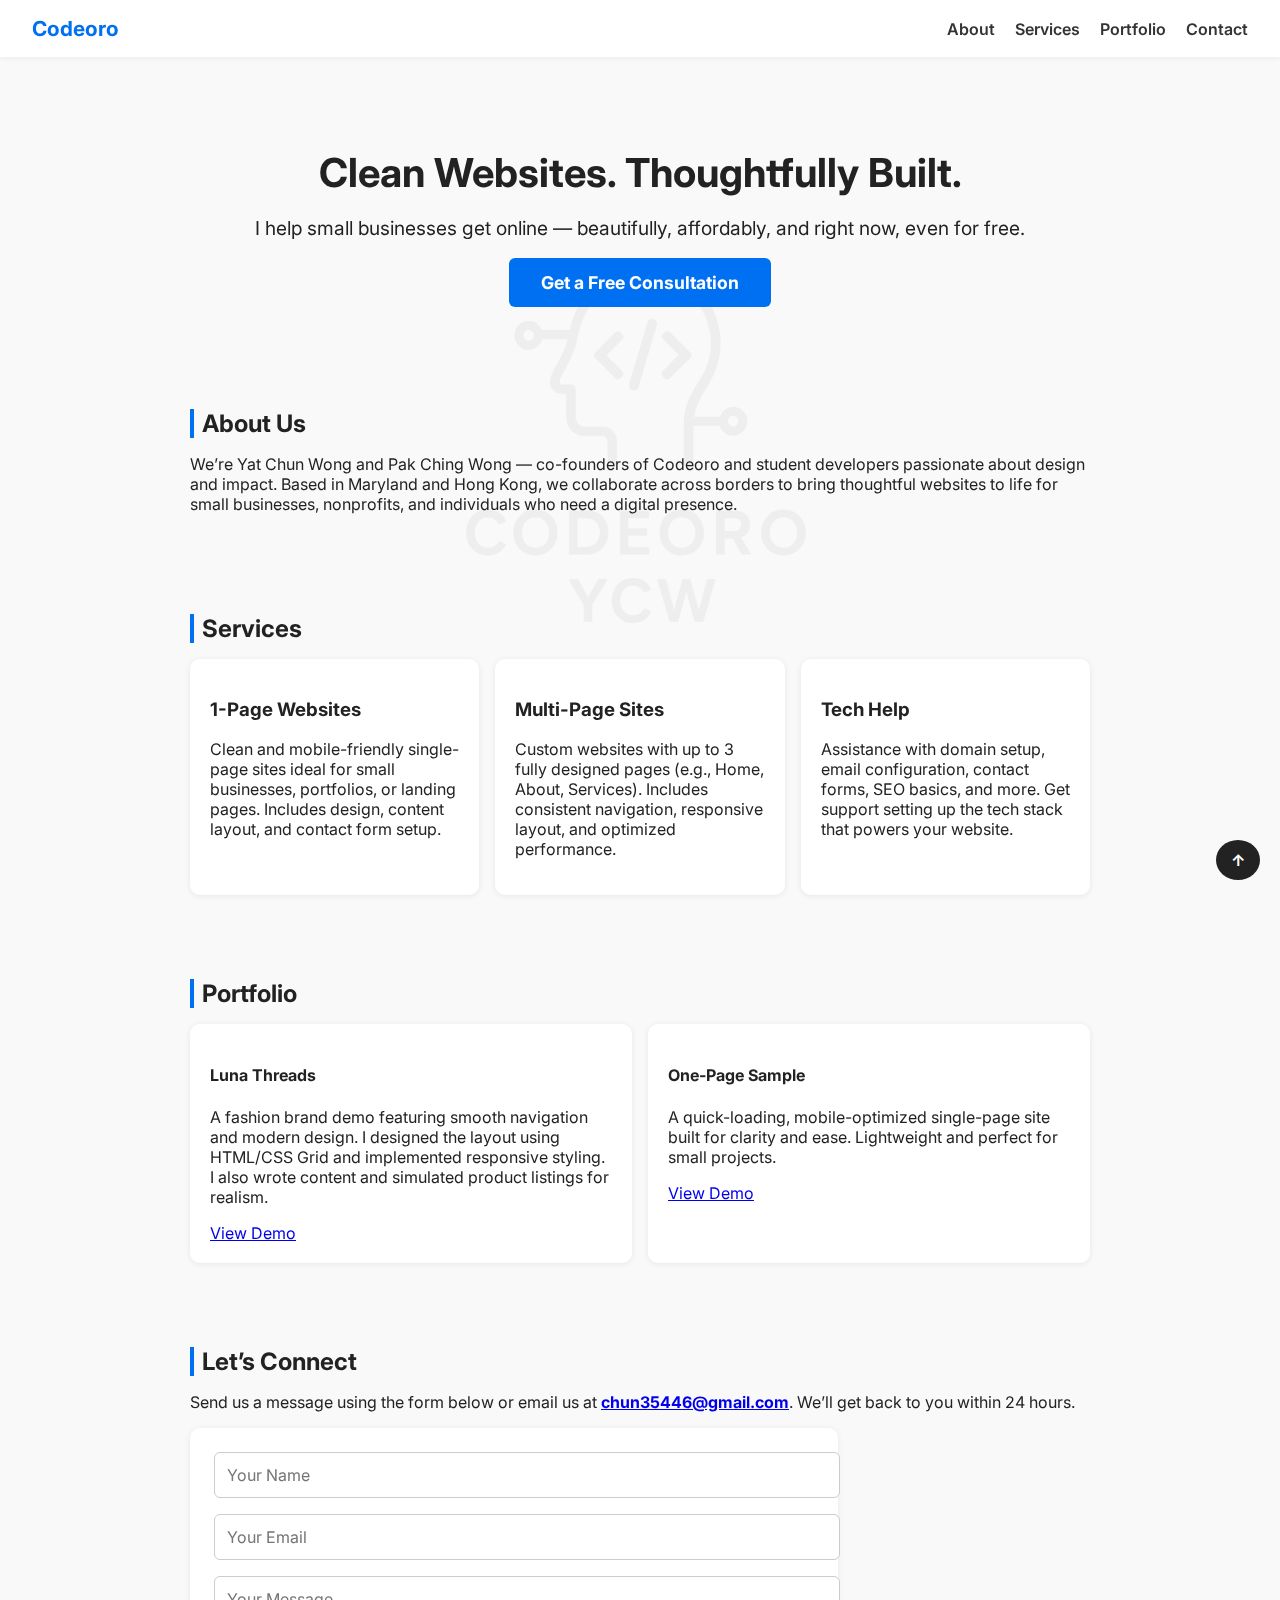
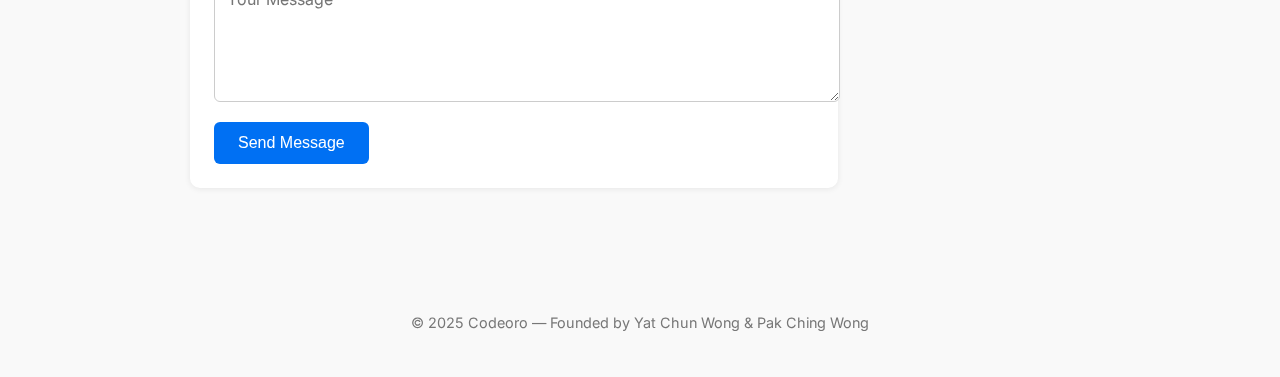
<file: index.html>
<!DOCTYPE html>
<html lang="en">
<head>
  <meta charset="UTF-8" />
  <meta name="viewport" content="width=device-width, initial-scale=1.0" />
  <title>Codeoro | Simple Website & Tech Support</title>
  <meta name="description" content="Codeoro offers simple websites and tech help for small businesses and organizations." />
  <meta name="keywords" content="Codeoro, web design, tech help, GitHub Pages, small business websites" />
  <meta name="author" content="Codeoro Team" />

  <meta property="og:title" content="Codeoro | Simple Website & Tech Help" />
  <meta property="og:description" content="Affordable and effective website solutions for small businesses." />
  <meta property="og:image" content="https://codeoro-ycw.github.io/codeoro-logo.png" />
  <meta property="og:url" content="https://codeoro-ycw.github.io/" />
  <meta name="twitter:card" content="summary_large_image" />

  <link rel="icon" type="image/png" href="favicon-16x16.png" sizes="16x16" />
  <link rel="shortcut icon" href="favicon-16x16.png" type="image/png" />

  <link rel="stylesheet" href="https://fonts.googleapis.com/css2?family=Inter:wght@400;600&display=swap" />
  <style>
    * { scroll-behavior: smooth; }
    body {
      font-family: 'Inter', sans-serif;
      margin: 0;
      padding: 0;
      color: #222;
      background: #f9f9f9;
    }
    .background-overlay {
      position: fixed;
      top: 0;
      left: 0;
      width: 100%;
      height: 100%;
      background: url('codeoro-logo.png') no-repeat center center;
      background-size: 500px;
      opacity: 0.05;
      z-index: 0;
    }
    .content {
      position: relative;
      z-index: 1;
    }
    header, section, footer {
      padding: 2rem;
      max-width: 900px;
      margin: auto;
    }
    nav {
      position: sticky;
      top: 0;
      background: #ffffff;
      display: flex;
      justify-content: space-between;
      align-items: center;
      padding: 1rem 2rem;
      box-shadow: 0 2px 5px rgba(0,0,0,0.05);
      z-index: 2;
    }
    nav a {
      text-decoration: none;
      color: #333;
      margin-left: 1rem;
      font-weight: 600;
    }
    .hero {
      text-align: center;
      padding: 4rem 2rem;
    }
    .hero h1 {
      font-size: 2.5rem;
      margin-bottom: 1rem;
    }
    .hero p {
      font-size: 1.2rem;
      margin-bottom: 2rem;
    }
    .cta-btn {
      padding: 0.9rem 2rem;
      background: #0070f3;
      color: white;
      border: none;
      font-size: 1.1rem;
      border-radius: 6px;
      cursor: pointer;
      text-decoration: none;
      font-weight: bold;
    }
    .section-title {
      font-size: 1.5rem;
      margin-bottom: 1rem;
      border-left: 4px solid #0070f3;
      padding-left: 0.5rem;
    }
    .services, .portfolio {
      display: grid;
      grid-template-columns: repeat(auto-fit, minmax(250px, 1fr));
      gap: 1rem;
    }
    .card {
      background: white;
      padding: 1.25rem;
      border-radius: 10px;
      box-shadow: 0 1px 6px rgba(0,0,0,0.08);
    }
    .contact-form {
      background: white;
      padding: 1.5rem;
      border-radius: 10px;
      box-shadow: 0 1px 6px rgba(0,0,0,0.08);
      max-width: 600px;
      margin-top: 1rem;
    }
    .contact-form input, .contact-form textarea {
      width: 100%;
      padding: 0.75rem;
      margin-bottom: 1rem;
      border: 1px solid #ccc;
      border-radius: 6px;
      font-family: 'Inter', sans-serif;
      font-size: 1rem;
    }
    .contact-form button {
      background: #0070f3;
      color: white;
      padding: 0.75rem 1.5rem;
      border: none;
      border-radius: 6px;
      font-size: 1rem;
      cursor: pointer;
    }
    footer {
      text-align: center;
      color: #777;
      font-size: 0.9rem;
      margin-top: 3rem;
    }
    .back-to-top {
      position: fixed;
      bottom: 20px;
      right: 20px;
      background: #222;
      color: white;
      padding: 10px 15px;
      border-radius: 50%;
      text-decoration: none;
      font-weight: bold;
      font-size: 1rem;
      z-index: 5;
    }
    .skip-link {
      position: absolute;
      left: -999px;
      top: auto;
      width: 1px;
      height: 1px;
      overflow: hidden;
    }
    .skip-link:focus {
      left: 10px;
      top: 10px;
      width: auto;
      height: auto;
      padding: 8px;
      background: #0070f3;
      color: white;
      z-index: 100;
    }
    @media (max-width: 768px) {
      nav {
        flex-direction: column;
        align-items: flex-start;
      }
      .hero h1 {
        font-size: 2rem;
      }
      .hero p {
        font-size: 1rem;
      }
    }
  </style>
</head>
<body>
  <a href="#main" class="skip-link">Skip to main content</a>
  <div class="background-overlay" role="presentation" aria-hidden="true"></div>
  <main id="main" class="content" role="main" tabindex="-1">
    <nav role="navigation" aria-label="Main navigation">
      <div style="font-weight: 700; font-size: 1.3rem; color: #0070f3;">Codeoro</div>
      <div>
        <a href="#about">About</a>
        <a href="#services">Services</a>
        <a href="#portfolio">Portfolio</a>
        <a href="#contact">Contact</a>
      </div>
    </nav>

    <section class="hero">
      <h1>Clean Websites. Thoughtfully Built.</h1>
      <p>I help small businesses get online — beautifully, affordably, and right now, even for free.</p>
      <a href="#contact" class="cta-btn">Get a Free Consultation</a>
    </section>

    <section id="about">
      <h2 class="section-title">About Us</h2>
      <p>We’re Yat Chun Wong and Pak Ching Wong — co-founders of Codeoro and student developers passionate about design and impact. Based in Maryland and Hong Kong, we collaborate across borders to bring thoughtful websites to life for small businesses, nonprofits, and individuals who need a digital presence.</p>
    </section>

    <section id="services">
      <h2 class="section-title">Services</h2>
      <div class="services">
        <div class="card">
          <h3>1-Page Websites</h3>
          <p>Clean and mobile-friendly single-page sites ideal for small businesses, portfolios, or landing pages. Includes design, content layout, and contact form setup.</p>
        </div>
        <div class="card">
          <h3>Multi-Page Sites</h3>
          <p>Custom websites with up to 3 fully designed pages (e.g., Home, About, Services). Includes consistent navigation, responsive layout, and optimized performance.</p>
        </div>
        <div class="card">
          <h3>Tech Help</h3>
          <p>Assistance with domain setup, email configuration, contact forms, SEO basics, and more. Get support setting up the tech stack that powers your website.</p>
        </div>
      </div>
    </section>

    <section id="portfolio">
      <h2 class="section-title">Portfolio</h2>
      <div class="portfolio">
        <div class="card">
          <h4>Luna Threads</h4>
          <p>A fashion brand demo featuring smooth navigation and modern design. I designed the layout using HTML/CSS Grid and implemented responsive styling. I also wrote content and simulated product listings for realism.</p>
          <a href="/demos/multipage/index.html" target="_blank">View Demo</a>
        </div>
        <div class="card">
          <h4>One-Page Sample</h4>
          <p>A quick-loading, mobile-optimized single-page site built for clarity and ease. Lightweight and perfect for small projects.</p>
          <a href="/demos/singlepage/index.html" target="_blank">View Demo</a>
        </div>
      </div>
    </section>

    <section id="contact">
      <h2 class="section-title">Let’s Connect</h2>
      <p>Send us a message using the form below or email us at <strong><a href="mailto:chun35446@gmail.com">chun35446@gmail.com</a></strong>. We’ll get back to you within 24 hours.</p>
      <form class="contact-form">
        <input type="text" name="name" placeholder="Your Name" required />
        <input type="email" name="email" placeholder="Your Email" required />
        <textarea name="message" rows="5" placeholder="Your Message" required></textarea>
        <button type="submit">Send Message</button>
      </form>
    </section>

    <footer>
      <p>© 2025 Codeoro — Founded by Yat Chun Wong & Pak Ching Wong</p>
    </footer>
  </main>
  <a href="#top" class="back-to-top" aria-label="Back to top">↑</a>
</body>
</html>
</file>
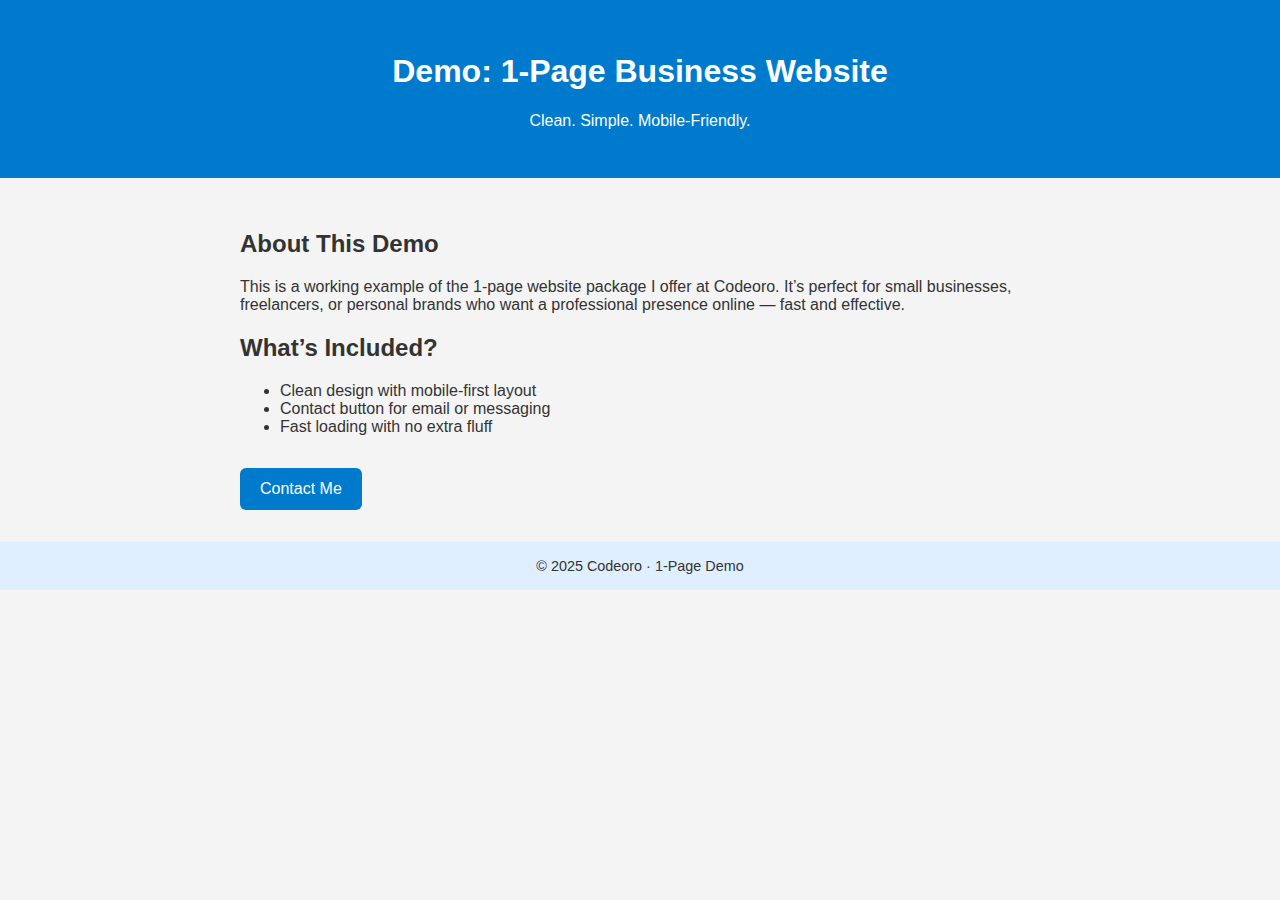
<file: 1page-demo/index.html>
<!DOCTYPE html>
<html lang="en">
<head>
  <meta charset="UTF-8" />
  <meta name="viewport" content="width=device-width, initial-scale=1.0"/>
  <title>1-Page Website Demo</title>
  <style>
    body {
      font-family: 'Segoe UI', Tahoma, Geneva, Verdana, sans-serif;
      margin: 0;
      background-color: #f4f4f4;
      color: #333;
    }
    header {
      background-color: #007acc;
      color: white;
      padding: 2rem;
      text-align: center;
    }
    section {
      padding: 2rem;
      max-width: 800px;
      margin: auto;
    }
    .btn {
      display: inline-block;
      margin-top: 1rem;
      padding: 0.75rem 1.25rem;
      background-color: #007acc;
      color: white;
      text-decoration: none;
      border-radius: 6px;
    }
    footer {
      text-align: center;
      padding: 1rem;
      background-color: #e0efff;
      font-size: 0.9rem;
    }
  </style>
</head>
<body>
  <header>
    <h1>Demo: 1-Page Business Website</h1>
    <p>Clean. Simple. Mobile-Friendly.</p>
  </header>

  <section>
    <h2>About This Demo</h2>
    <p>This is a working example of the 1-page website package I offer at Codeoro. It’s perfect for small businesses, freelancers, or personal brands who want a professional presence online — fast and effective.</p>

    <h2>What’s Included?</h2>
    <ul>
      <li>Clean design with mobile-first layout</li>
      <li>Contact button for email or messaging</li>
      <li>Fast loading with no extra fluff</li>
    </ul>

    <a href="mailto:chun35446@gmail.com" class="btn">Contact Me</a>
  </section>

  <footer>
    &copy; 2025 Codeoro · 1-Page Demo
  </footer>
</body>
</html>
</file>
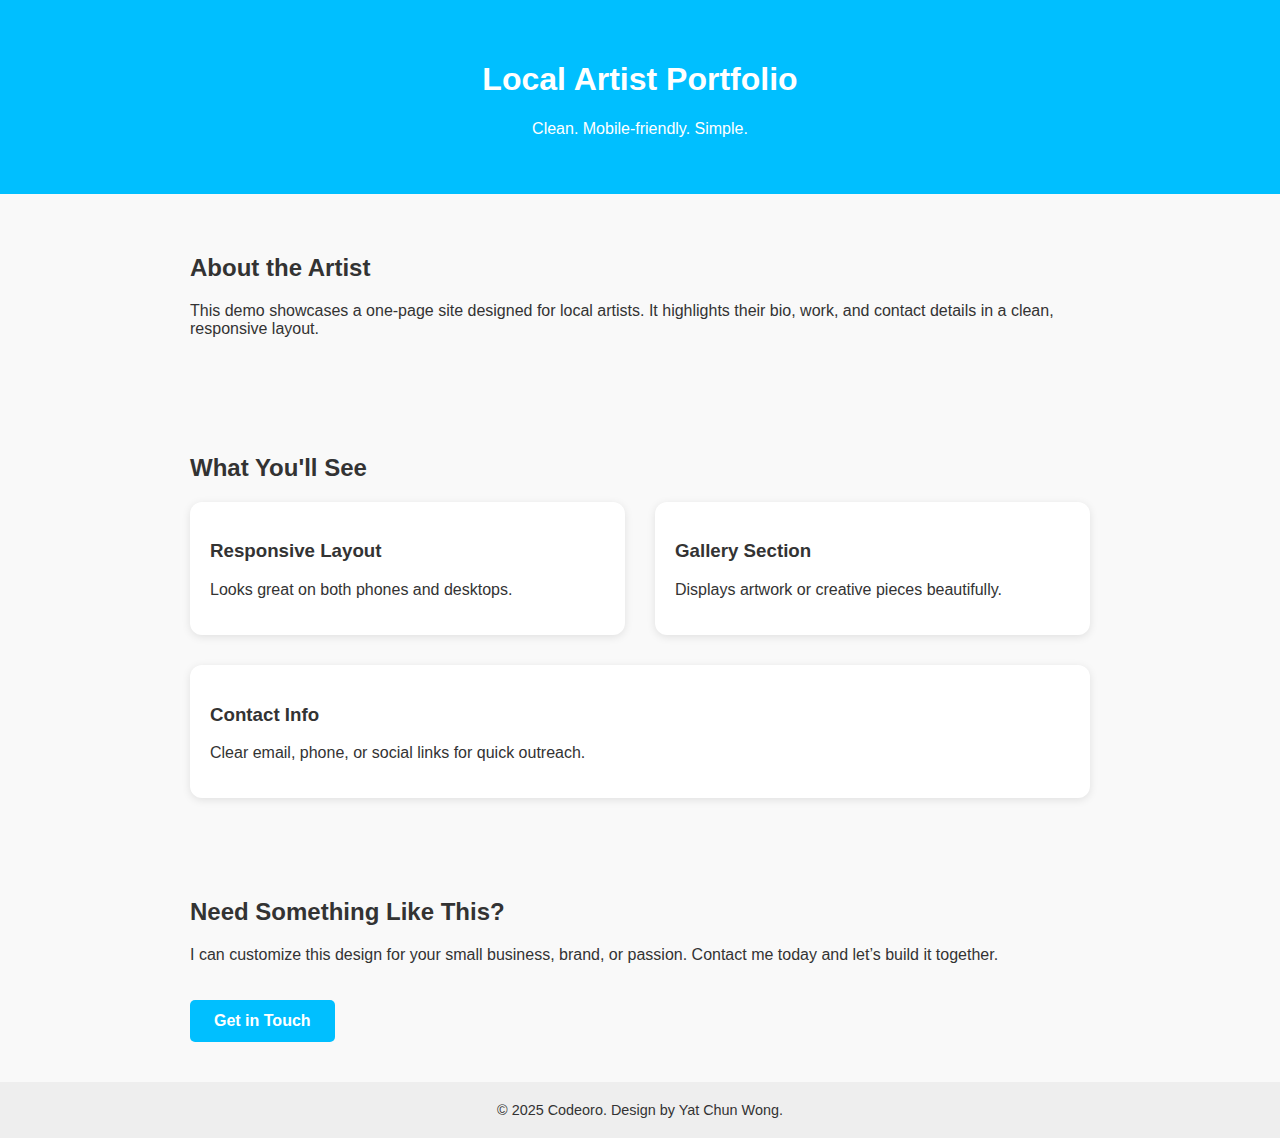
<file: demos/1page/index.html>
<!DOCTYPE html>
<html lang="en">
<head>
  <meta charset="UTF-8" />
  <meta name="viewport" content="width=device-width, initial-scale=1.0" />
  <title>1-Page Demo | Codeoro</title>
  <style>
    body {
      font-family: 'Segoe UI', Tahoma, Geneva, Verdana, sans-serif;
      margin: 0;
      padding: 0;
      background: #f9f9f9;
      color: #333;
    }
    header {
      background: #00bfff;
      color: white;
      padding: 40px 20px;
      text-align: center;
    }
    section {
      padding: 40px 20px;
      max-width: 900px;
      margin: auto;
    }
    .features {
      display: flex;
      flex-wrap: wrap;
      justify-content: space-around;
      gap: 30px;
    }
    .feature-card {
      background: white;
      border-radius: 12px;
      box-shadow: 0 2px 8px rgba(0,0,0,0.1);
      padding: 20px;
      flex: 1 1 250px;
    }
    footer {
      text-align: center;
      padding: 20px;
      background: #eee;
      font-size: 0.9em;
    }
    a.button {
      display: inline-block;
      margin-top: 20px;
      background: #00bfff;
      color: white;
      padding: 12px 24px;
      border-radius: 5px;
      text-decoration: none;
      font-weight: bold;
    }
  </style>
</head>
<body>
  <header>
    <h1>Local Artist Portfolio</h1>
    <p>Clean. Mobile-friendly. Simple.</p>
  </header>

  <section>
    <h2>About the Artist</h2>
    <p>This demo showcases a one-page site designed for local artists. It highlights their bio, work, and contact details in a clean, responsive layout.</p>
  </section>

  <section>
    <h2>What You'll See</h2>
    <div class="features">
      <div class="feature-card">
        <h3>Responsive Layout</h3>
        <p>Looks great on both phones and desktops.</p>
      </div>
      <div class="feature-card">
        <h3>Gallery Section</h3>
        <p>Displays artwork or creative pieces beautifully.</p>
      </div>
      <div class="feature-card">
        <h3>Contact Info</h3>
        <p>Clear email, phone, or social links for quick outreach.</p>
      </div>
    </div>
  </section>

  <section>
    <h2>Need Something Like This?</h2>
    <p>I can customize this design for your small business, brand, or passion. Contact me today and let’s build it together.</p>
    <a href="mailto:chun35446@gmail.com" class="button">Get in Touch</a>
  </section>

  <footer>
    &copy; 2025 Codeoro. Design by Yat Chun Wong.
  </footer>
</body>
</html>
</file>
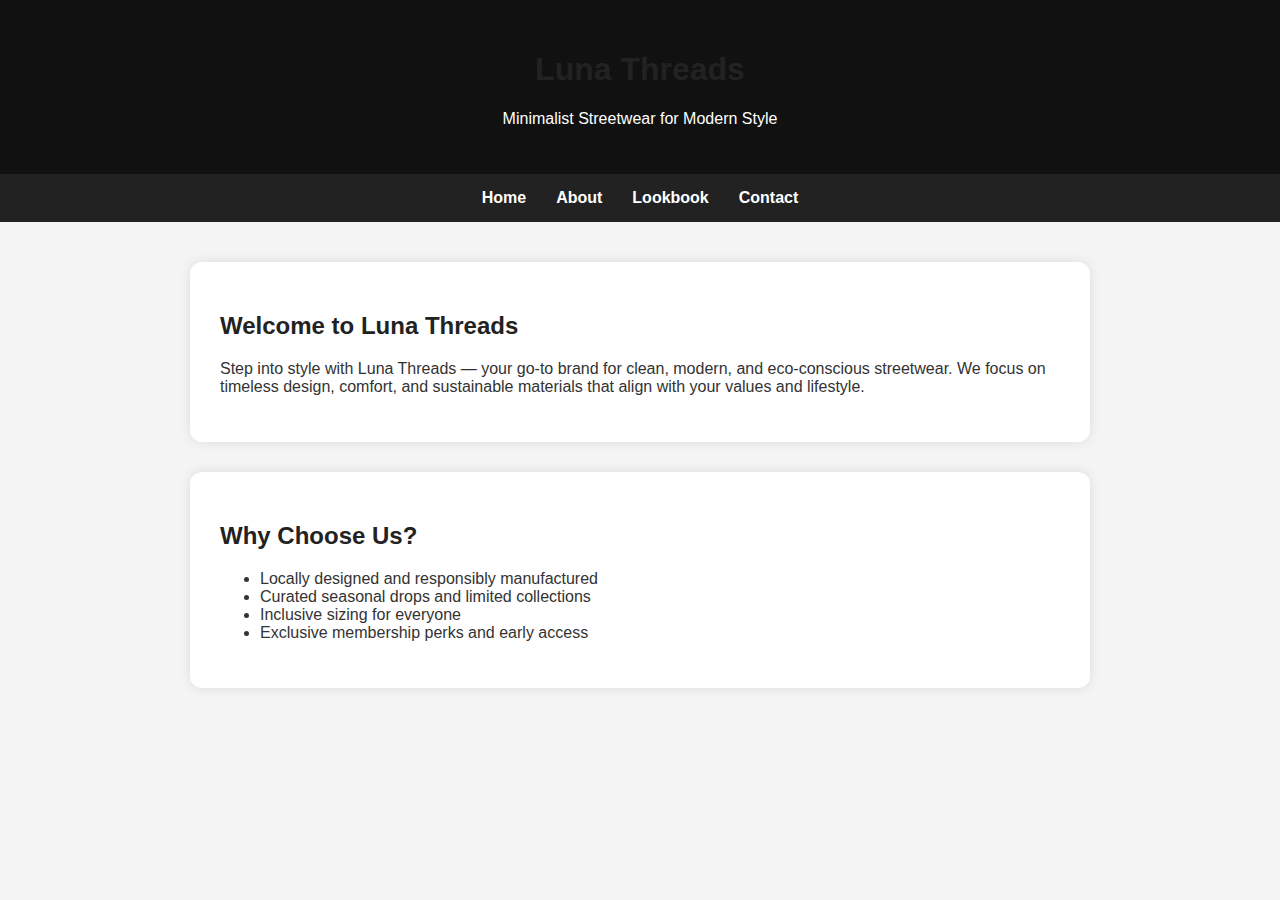
<file: demos/multipage/index.html>
<!DOCTYPE html>
<html lang="en">
<head>
  <meta charset="UTF-8" />
  <meta name="viewport" content="width=device-width, initial-scale=1.0" />
  <title>Home | Luna Threads</title>
  <style>
    body {
      font-family: 'Segoe UI', Tahoma, Geneva, Verdana, sans-serif;
      margin: 0;
      padding: 0;
      background-color: #f4f4f4;
      color: #333;
    }
    header {
      background-color: #111;
      color: white;
      padding: 30px;
      text-align: center;
    }
    nav {
      background-color: #222;
      display: flex;
      justify-content: center;
      gap: 30px;
      padding: 15px;
    }
    nav a {
      color: white;
      text-decoration: none;
      font-weight: bold;
    }
    nav a:hover {
      color: #00bfff;
    }
    .content {
      max-width: 900px;
      margin: 40px auto;
      padding: 0 20px;
    }
    .card {
      background-color: white;
      border-radius: 12px;
      box-shadow: 0 0 12px rgba(0,0,0,0.1);
      padding: 30px;
      margin-bottom: 30px;
    }
    h1, h2 {
      color: #222;
    }
  </style>
</head>
<body>
  <header>
    <h1>Luna Threads</h1>
    <p>Minimalist Streetwear for Modern Style</p>
  </header>

  <nav>
    <a href="../home/">Home</a>
    <a href="../about/">About</a>
    <a href="../services/">Lookbook</a>
    <a href="../contact/">Contact</a>
  </nav>

  <div class="content">
    <div class="card">
      <h2>Welcome to Luna Threads</h2>
      <p>Step into style with Luna Threads — your go-to brand for clean, modern, and eco-conscious streetwear. We focus on timeless design, comfort, and sustainable materials that align with your values and lifestyle.</p>
    </div>

    <div class="card">
      <h2>Why Choose Us?</h2>
      <ul>
        <li>Locally designed and responsibly manufactured</li>
        <li>Curated seasonal drops and limited collections</li>
        <li>Inclusive sizing for everyone</li>
        <li>Exclusive membership perks and early access</li>
      </ul>
    </div>
  </div>
</body>
</html>
</file>
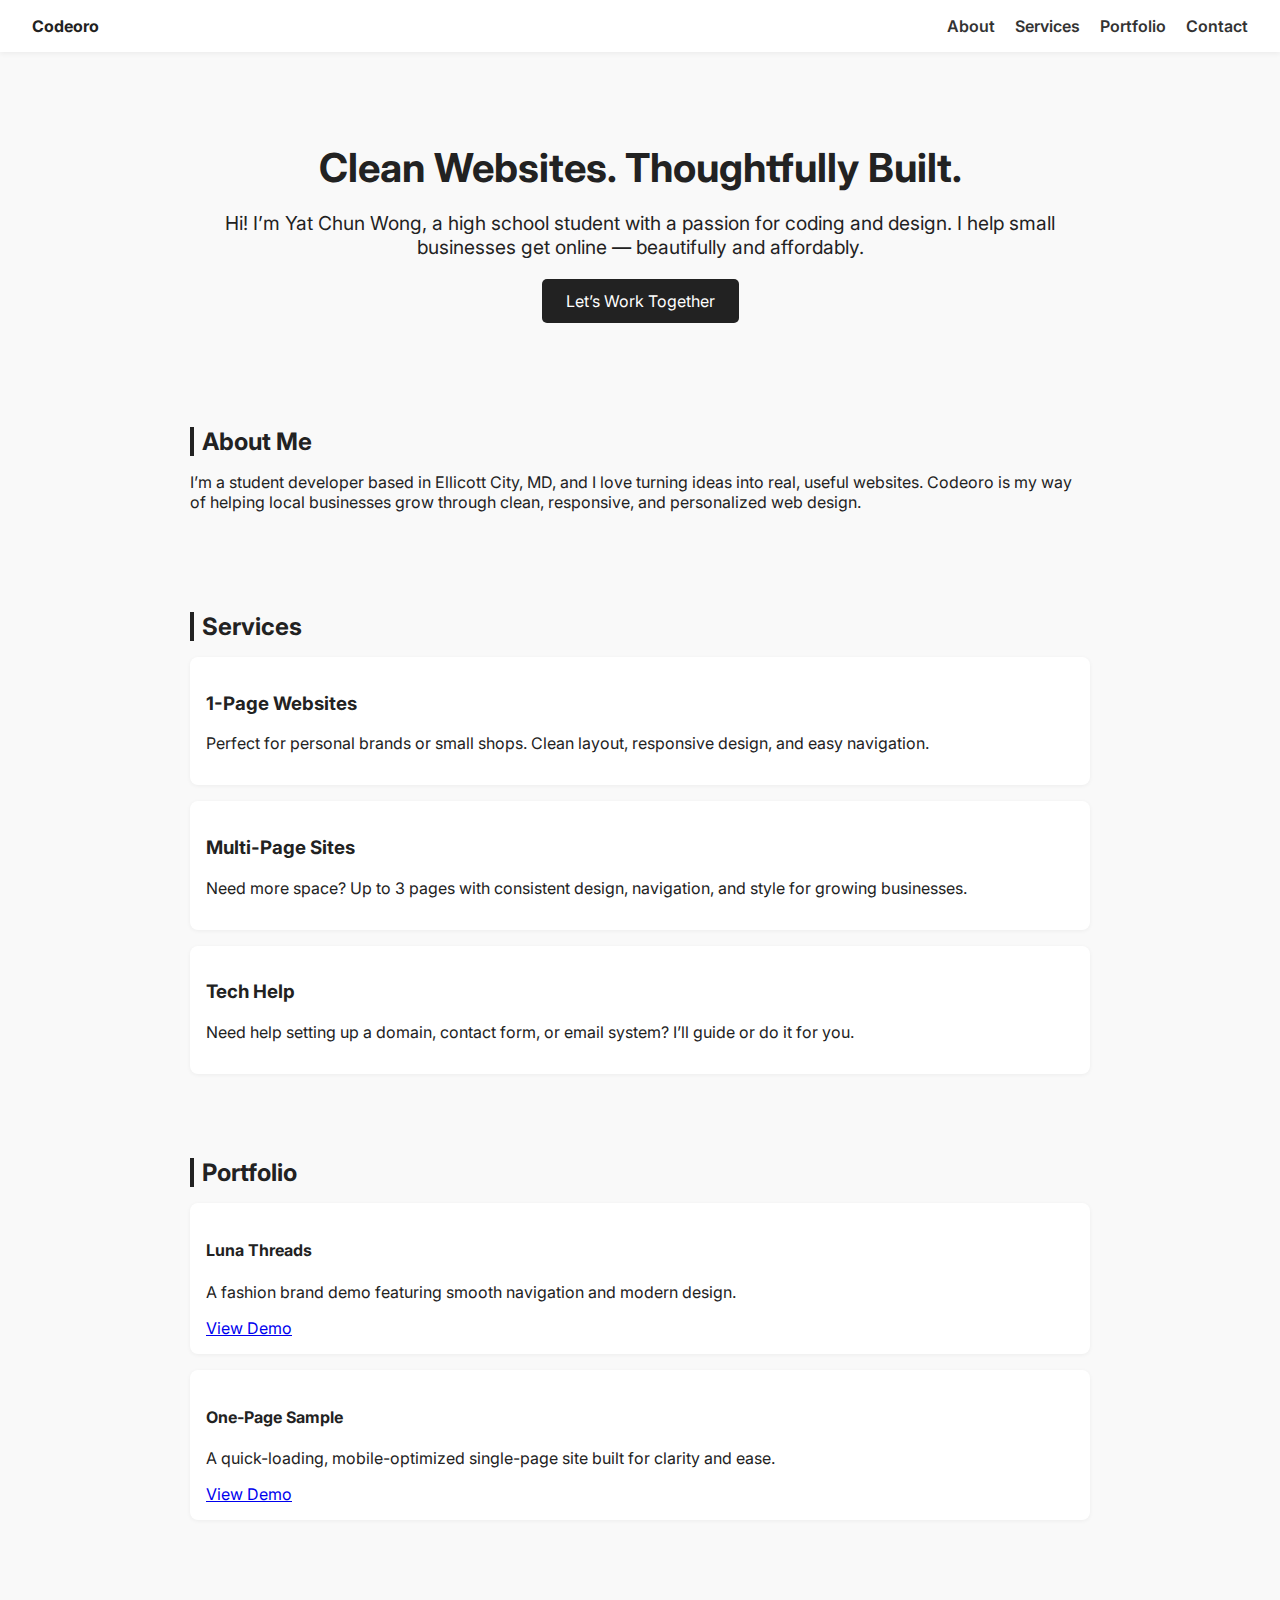
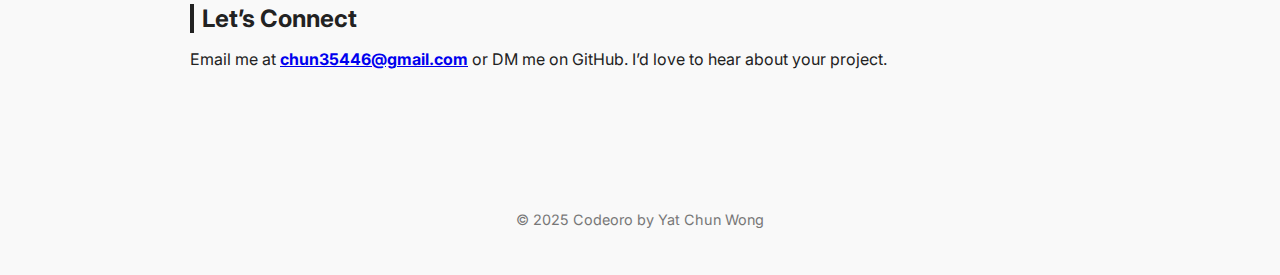
<file: demos/Testing.html>
<!DOCTYPE html>
<html lang="en">
<head>
  <meta charset="UTF-8" />
  <meta name="viewport" content="width=device-width, initial-scale=1.0" />
  <title>Codeoro — Clean Websites for Small Businesses</title>
  <link rel="stylesheet" href="https://fonts.googleapis.com/css2?family=Inter:wght@400;600&display=swap" />
  <style>
    body {
      font-family: 'Inter', sans-serif;
      margin: 0;
      padding: 0;
      color: #222;
      background: #f9f9f9;
    }
    header, section, footer {
      padding: 2rem;
      max-width: 900px;
      margin: auto;
    }
    nav {
      display: flex;
      justify-content: space-between;
      align-items: center;
      background: #ffffff;
      padding: 1rem 2rem;
      box-shadow: 0 2px 5px rgba(0,0,0,0.05);
    }
    nav a {
      text-decoration: none;
      color: #333;
      margin-left: 1rem;
      font-weight: 600;
    }
    .hero {
      text-align: center;
      padding: 4rem 2rem;
    }
    .hero h1 {
      font-size: 2.5rem;
      margin-bottom: 1rem;
    }
    .hero p {
      font-size: 1.2rem;
      margin-bottom: 2rem;
    }
    .cta-btn {
      padding: 0.75rem 1.5rem;
      background: #222;
      color: white;
      border: none;
      font-size: 1rem;
      border-radius: 5px;
      cursor: pointer;
      text-decoration: none;
    }
    .section-title {
      font-size: 1.5rem;
      margin-bottom: 1rem;
      border-left: 4px solid #222;
      padding-left: 0.5rem;
    }
    .services, .portfolio {
      display: grid;
      gap: 1rem;
    }
    .card {
      background: white;
      padding: 1rem;
      border-radius: 8px;
      box-shadow: 0 1px 4px rgba(0,0,0,0.05);
    }
    footer {
      text-align: center;
      color: #777;
      font-size: 0.9rem;
      margin-top: 3rem;
    }
  </style>
</head>
<body>

  <nav>
    <div><strong>Codeoro</strong></div>
    <div>
      <a href="#about">About</a>
      <a href="#services">Services</a>
      <a href="#portfolio">Portfolio</a>
      <a href="#contact">Contact</a>
    </div>
  </nav>

  <section class="hero">
    <h1>Clean Websites. Thoughtfully Built.</h1>
    <p>Hi! I’m Yat Chun Wong, a high school student with a passion for coding and design. I help small businesses get online — beautifully and affordably.</p>
    <a href="#contact" class="cta-btn">Let’s Work Together</a>
  </section>

  <section id="about">
    <h2 class="section-title">About Me</h2>
    <p>I’m a student developer based in Ellicott City, MD, and I love turning ideas into real, useful websites. Codeoro is my way of helping local businesses grow through clean, responsive, and personalized web design.</p>
  </section>

  <section id="services">
    <h2 class="section-title">Services</h2>
    <div class="services">
      <div class="card">
        <h3>1-Page Websites</h3>
        <p>Perfect for personal brands or small shops. Clean layout, responsive design, and easy navigation.</p>
      </div>
      <div class="card">
        <h3>Multi-Page Sites</h3>
        <p>Need more space? Up to 3 pages with consistent design, navigation, and style for growing businesses.</p>
      </div>
      <div class="card">
        <h3>Tech Help</h3>
        <p>Need help setting up a domain, contact form, or email system? I’ll guide or do it for you.</p>
      </div>
    </div>
  </section>

  <section id="portfolio">
    <h2 class="section-title">Portfolio</h2>
    <div class="portfolio">
      <div class="card">
        <h4>Luna Threads</h4>
        <p>A fashion brand demo featuring smooth navigation and modern design.</p>
        <a href="/demos/multipage/index.html" target="_blank">View Demo</a>
      </div>
      <div class="card">
        <h4>One-Page Sample</h4>
        <p>A quick-loading, mobile-optimized single-page site built for clarity and ease.</p>
        <a href="/demos/singlepage/index.html" target="_blank">View Demo</a>
      </div>
    </div>
  </section>

  <section id="contact">
    <h2 class="section-title">Let’s Connect</h2>
    <p>Email me at <strong><a href="mailto:chun35446@gmail.com">chun35446@gmail.com</a></strong> or DM me on GitHub. I’d love to hear about your project.</p>
  </section>

  <footer>
    <p>© 2025 Codeoro by Yat Chun Wong</p>
  </footer>

</body>
</html>
</file>
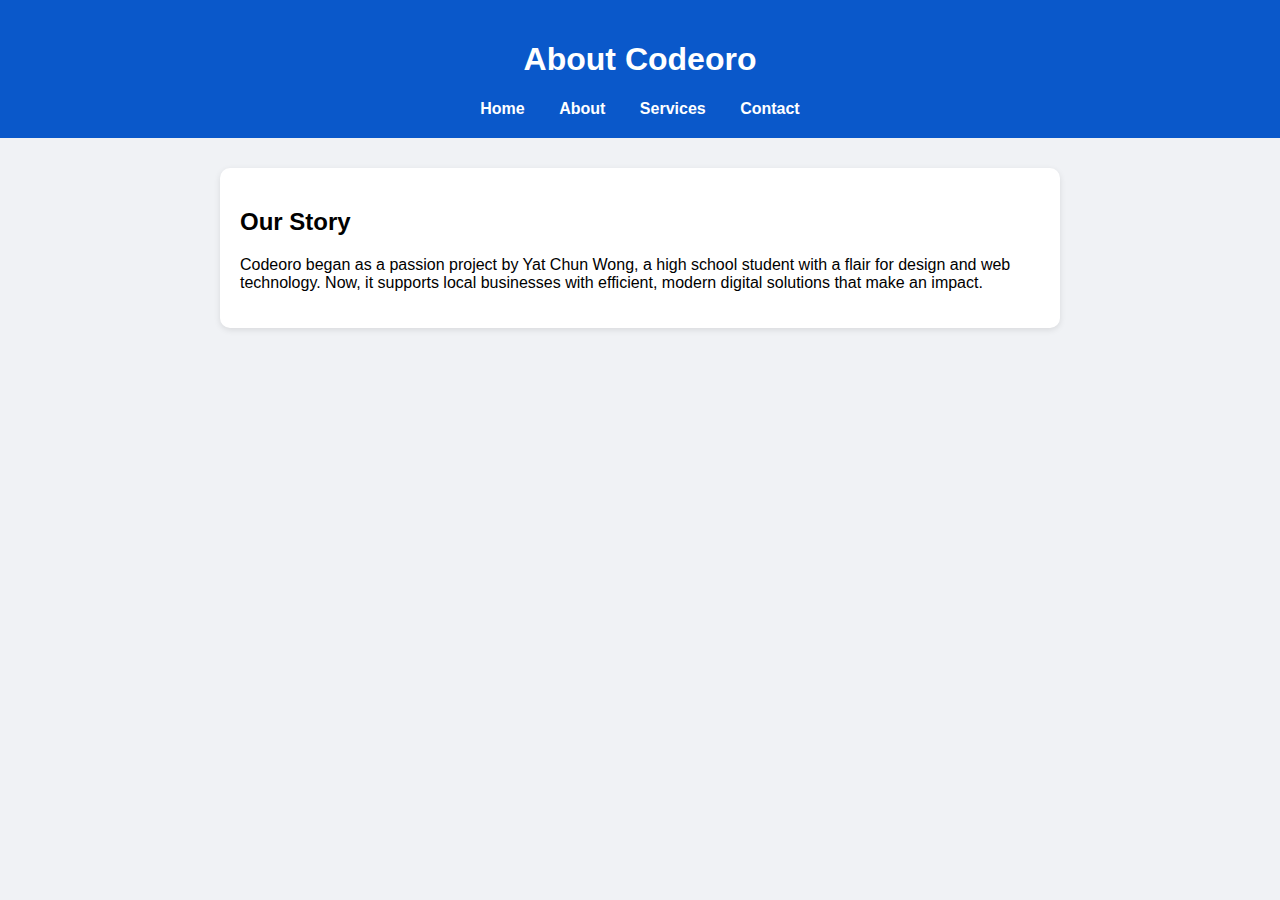
<file: demos/multipage/about.html>
<html lang="en">
<head>
  <meta charset="UTF-8">
  <meta name="viewport" content="width=device-width, initial-scale=1.0">
  <title>About Us | Codeoro</title>
  <style>
    body { font-family: Arial, sans-serif; background-color: #f0f2f5; margin: 0; }
    header { background-color: #0a58ca; color: white; padding: 20px; text-align: center; }
    nav a { margin: 0 15px; text-decoration: none; color: white; font-weight: bold; }
    main { padding: 30px; }
    .card { background: white; padding: 20px; border-radius: 10px; box-shadow: 0 2px 6px rgba(0,0,0,0.1); max-width: 800px; margin: auto; }
  </style>
</head>
<body>
  <header>
    <h1>About Codeoro</h1>
    <nav>
      <a href="../home/index.html">Home</a>
      <a href="../about/index.html">About</a>
      <a href="../services/index.html">Services</a>
      <a href="../contact/index.html">Contact</a>
    </nav>
  </header>
  <main>
    <div class="card">
      <h2>Our Story</h2>
      <p>Codeoro began as a passion project by Yat Chun Wong, a high school student with a flair for design and web technology. Now, it supports local businesses with efficient, modern digital solutions that make an impact.</p>
    </div>
  </main>
</body>
</html>
</file>
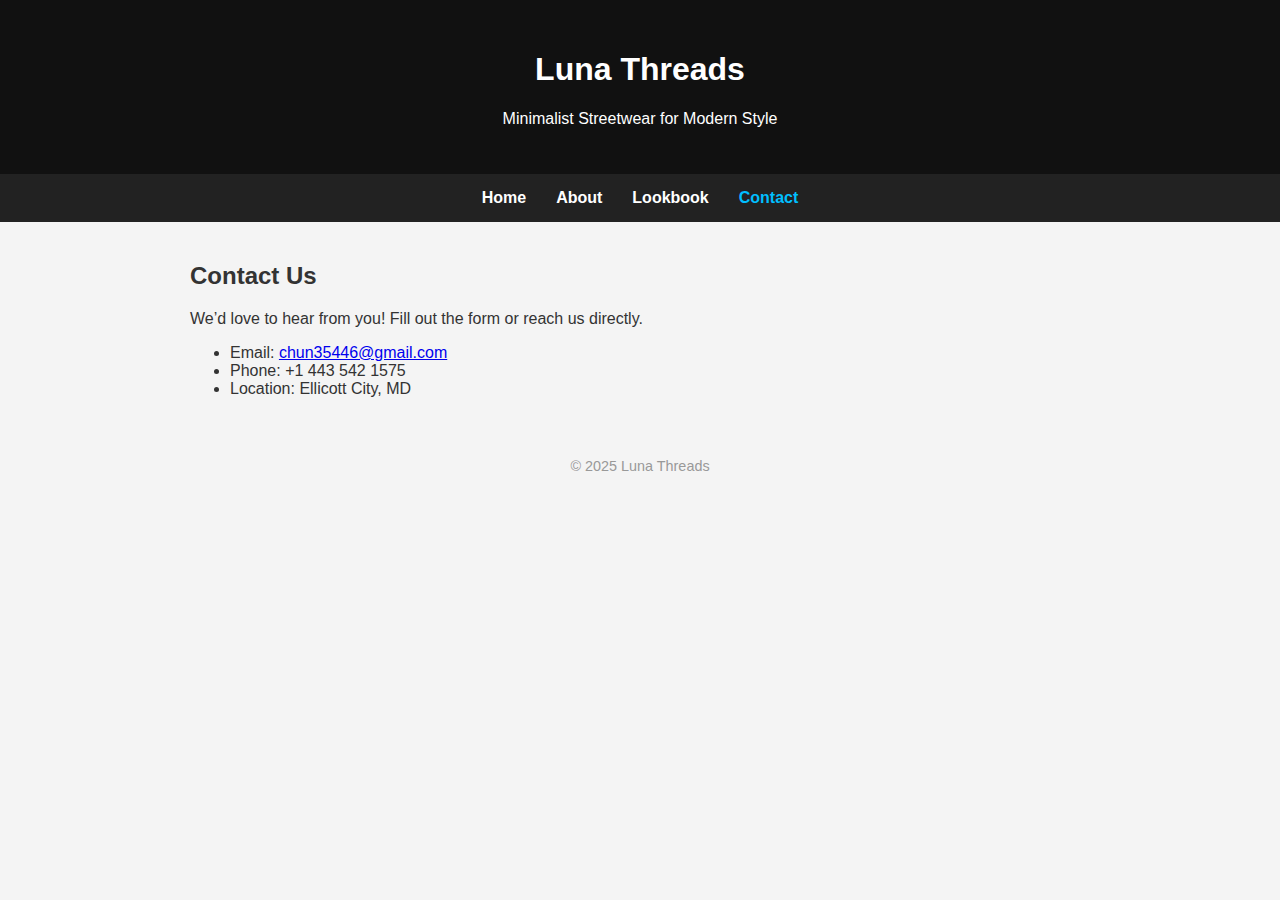
<file: demos/multipage/contact.html>
<!DOCTYPE html>
<html lang="en">
<head>
  <meta charset="UTF-8" />
  <meta name="viewport" content="width=device-width, initial-scale=1.0" />
  <title>Contact Us | Luna Threads</title>
  <link rel="stylesheet" href="style.css" />
</head>
<body>
  <header>
    <h1>Luna Threads</h1>
    <p>Minimalist Streetwear for Modern Style</p>
  </header>
  <nav>
    <a href="index.html">Home</a>
    <a href="about.html">About</a>
    <a href="services.html">Lookbook</a>
    <a href="contact.html" class="active">Contact</a>
  </nav>
  <main>
    <section>
      <h2>Contact Us</h2>
      <p>We’d love to hear from you! Fill out the form or reach us directly.</p>
      <ul>
        <li>Email: <a href="mailto:chun35446@gmail.com">chun35446@gmail.com</a></li>
        <li>Phone: +1 443 542 1575</li>
        <li>Location: Ellicott City, MD</li>
      </ul>
    </section>
  </main>
  <footer>
    &copy; 2025 Luna Threads
  </footer>
</body>
</html>
</file>
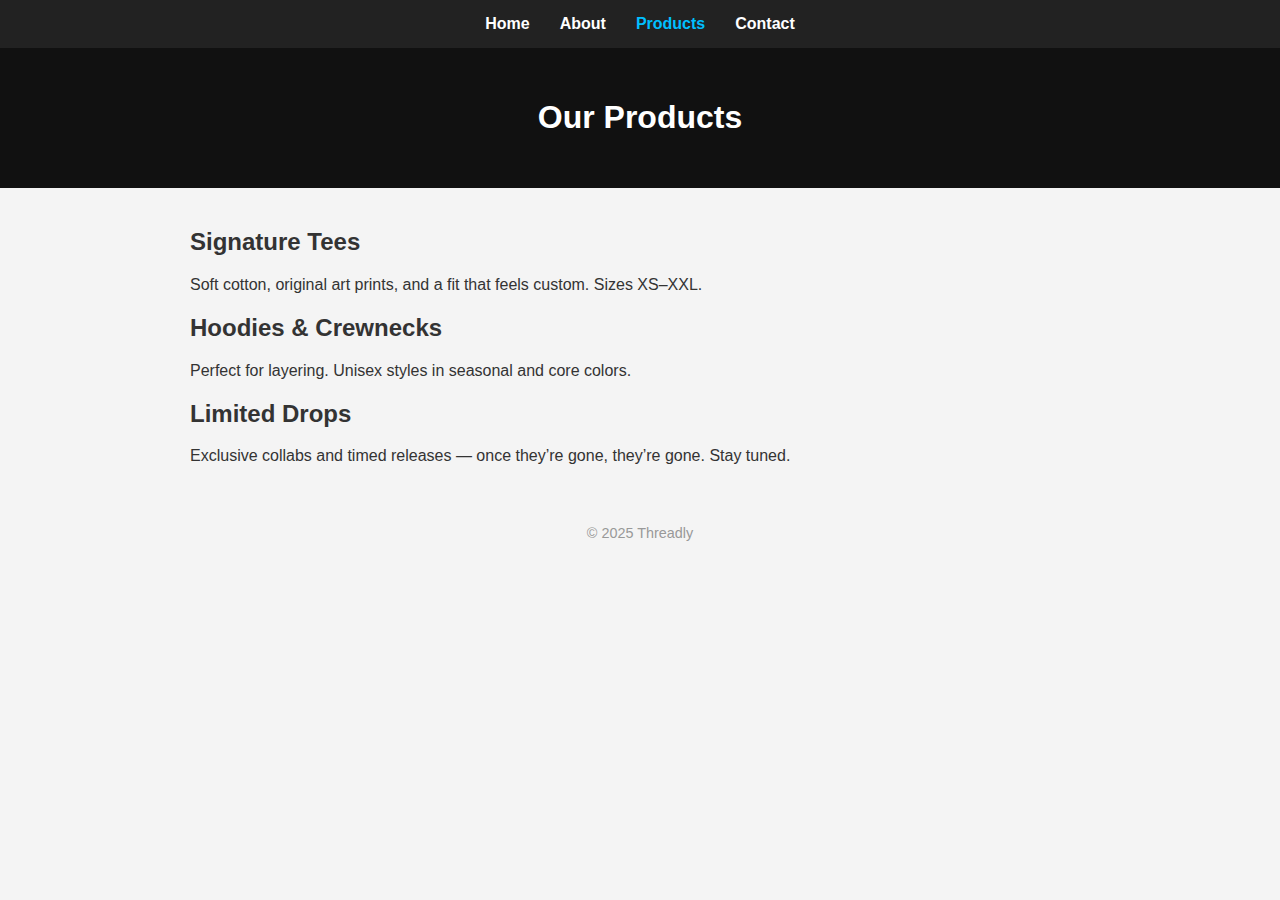
<file: demos/multipage/services.html>
<!DOCTYPE html>
<html lang="en">
<head>
  <meta charset="UTF-8">
  <title>Our Products | Threadly</title>
  <link rel="stylesheet" href="style.css">
</head>
<body>
  <nav>
    <a href="index.html">Home</a>
    <a href="about.html">About</a>
    <a href="services.html" class="active">Products</a>
    <a href="contact.html">Contact</a>
  </nav>
  <header>
    <h1>Our Products</h1>
  </header>
  <main>
    <section>
      <h2>Signature Tees</h2>
      <p>Soft cotton, original art prints, and a fit that feels custom. Sizes XS–XXL. </p>

      <h2>Hoodies & Crewnecks</h2>
      <p>Perfect for layering. Unisex styles in seasonal and core colors. </p>

      <h2>Limited Drops</h2>
      <p>Exclusive collabs and timed releases — once they’re gone, they’re gone. Stay tuned.</p>
    </section>
  </main>
  <footer>
    &copy; 2025 Threadly
  </footer>
</body>
</html>
</file>
<file: demos/multipage/style.css>
body {
  font-family: 'Segoe UI', Tahoma, Geneva, Verdana, sans-serif;
  margin: 0;
  padding: 0;
  background-color: #f4f4f4;
  color: #333;
}
header {
  background-color: #111;
  color: white;
  padding: 30px;
  text-align: center;
}
nav {
  background-color: #222;
  display: flex;
  justify-content: center;
  gap: 30px;
  padding: 15px;
}
nav a {
  color: white;
  text-decoration: none;
  font-weight: bold;
}
nav a:hover,
nav a.active {
  color: #00bfff;
}
main {
  max-width: 900px;
  margin: 40px auto;
  padding: 0 20px;
}
.card {
  background-color: white;
  border-radius: 12px;
  box-shadow: 0 0 12px rgba(0,0,0,0.1);
  padding: 30px;
  margin-bottom: 30px;
}
footer {
  text-align: center;
  padding: 20px;
  font-size: 0.9em;
  color: #999;
}
</file>
